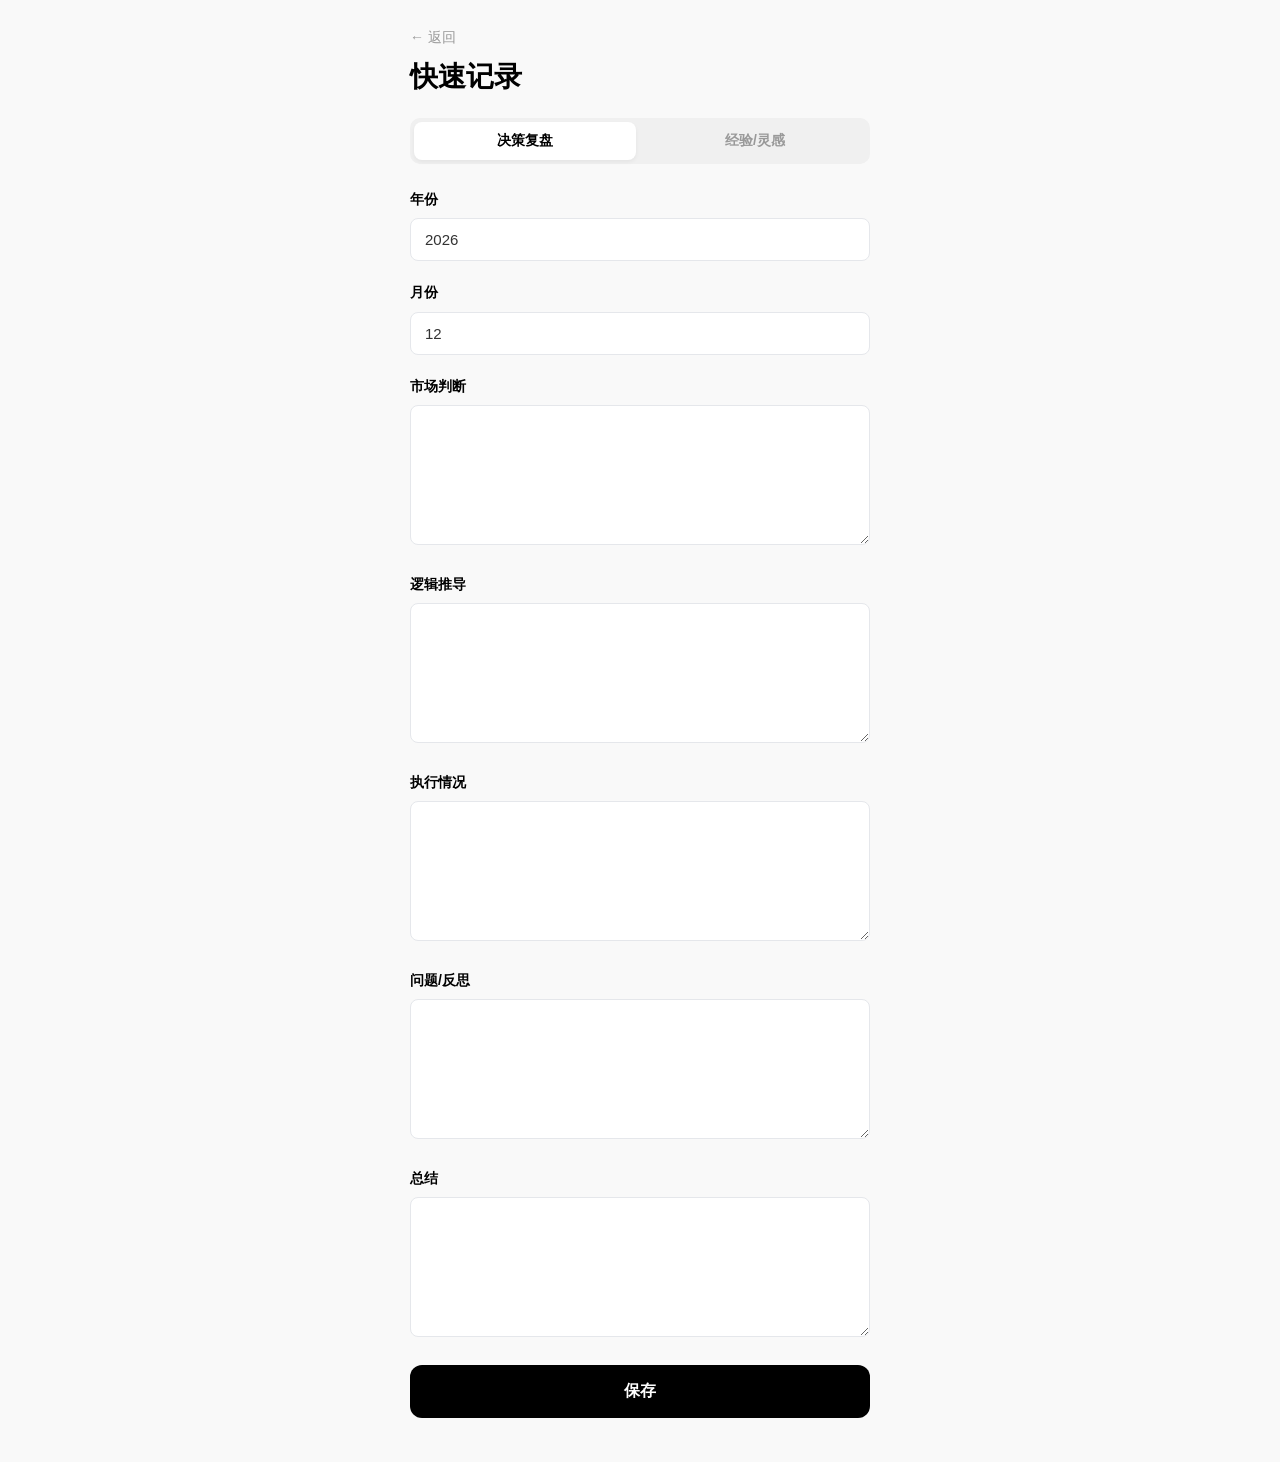
<file: quick-record.html>
<!DOCTYPE html>
<html lang="zh-CN">
<head>
    <meta charset="UTF-8">
    <meta name="viewport" content="width=device-width, initial-scale=1.0">
    <title>快速记录</title>
    <link rel="stylesheet" href="style.css">
</head>
<body>
    <div class="page-container">
        <!-- Back Button & Title -->
        <div class="page-header">
            <a href="index.html" class="back-link">← 返回</a>
            <h1 class="page-title">快速记录</h1>
        </div>

        <!-- Tab Control -->
        <div class="section-spacing">
            <div class="tab-control">
                <button class="tab-button tab-active" data-tab="decision">决策复盘</button>
                <button class="tab-button" data-tab="insight">经验/灵感</button>
            </div>
        </div>

        <!-- Decision Review Form -->
        <form id="decision-form" class="tab-content tab-active">
            <div class="form-section">
                <label class="form-label">年份</label>
                <input type="number" class="form-input" id="decision-year" placeholder="2026">
            </div>

            <div class="form-section">
                <label class="form-label">月份</label>
                <input type="number" class="form-input" id="decision-month" placeholder="1" min="1" max="12">
            </div>

            <div class="form-section">
                <label class="form-label">市场判断</label>
                <textarea class="form-textarea" id="decision-market"></textarea>
            </div>

            <div class="form-section">
                <label class="form-label">逻辑推导</label>
                <textarea class="form-textarea" id="decision-logic"></textarea>
            </div>

            <div class="form-section">
                <label class="form-label">执行情况</label>
                <textarea class="form-textarea" id="decision-execution"></textarea>
            </div>

            <div class="form-section">
                <label class="form-label">问题/反思</label>
                <textarea class="form-textarea" id="decision-problems"></textarea>
            </div>

            <div class="form-section">
                <label class="form-label">总结</label>
                <textarea class="form-textarea" id="decision-summary"></textarea>
            </div>

            <div class="form-section">
                <button type="button" class="btn-primary" onclick="saveDecisionReview()">保存</button>
            </div>
        </form>

        <!-- Insight Entry Form -->
        <form id="insight-form" class="tab-content">
            <div class="form-section">
                <label class="form-label">分类</label>
                <select class="form-input" id="insight-category">
                    <option value="">选择分类...</option>
                    <option value="仓库管理">仓库管理</option>
                    <option value="进货渠道">进货渠道</option>
                    <option value="出货渠道">出货渠道</option>
                    <option value="PDD">PDD</option>
                    <option value="淘宝店">淘宝店</option>
                    <option value="抖音">抖音</option>
                    <option value="得物">得物</option>
                </select>
            </div>

            <div class="form-section">
                <label class="form-label">标题（可选）</label>
                <input type="text" class="form-input" id="insight-title" placeholder="输入标题...">
            </div>

            <div class="form-section">
                <label class="form-label">内容</label>
                <textarea class="form-textarea" id="insight-content"></textarea>
            </div>

            <div class="form-section">
                <button type="button" class="btn-primary" onclick="saveInsightEntry()">保存</button>
            </div>
        </form>

        <!-- Success Message -->
        <div id="success-message" class="success-message" style="display: none;">保存成功</div>
    </div>

    <script src="script.js"></script>
    <script>
        // Initialize tab switching
        document.querySelectorAll('.tab-button').forEach(btn => {
            btn.addEventListener('click', function() {
                switchTab(this.dataset.tab);
            });
        });

        // Set default year and month to current
        document.getElementById('decision-year').value = new Date().getFullYear();
        document.getElementById('decision-month').value = new Date().getMonth() + 1;

        function switchTab(tabName) {
            // Hide all tabs
            document.querySelectorAll('.tab-content').forEach(el => {
                el.classList.remove('tab-active');
            });
            document.querySelectorAll('.tab-button').forEach(el => {
                el.classList.remove('tab-active');
            });

            // Show active tab
            if (tabName === 'decision') {
                document.getElementById('decision-form').classList.add('tab-active');
            } else if (tabName === 'insight') {
                document.getElementById('insight-form').classList.add('tab-active');
            }

            // Mark button as active
            event.target.classList.add('tab-active');
        }

        function showSuccessMessage() {
            const msg = document.getElementById('success-message');
            msg.style.display = 'block';
            setTimeout(() => {
                msg.style.display = 'none';
            }, 2000);
        }

        function saveDecisionReview() {
            const year = document.getElementById('decision-year').value;
            const month = document.getElementById('decision-month').value;
            const marketJudgment = document.getElementById('decision-market').value;
            const logicReasoning = document.getElementById('decision-logic').value;
            const executionStatus = document.getElementById('decision-execution').value;
            const problemsReflection = document.getElementById('decision-problems').value;
            const summary = document.getElementById('decision-summary').value;

            if (!year || !month) {
                alert('请填写年份和月份');
                return;
            }

            const entry = {
                id: `decision-${year}-${month}`,
                year: year,
                month: month,
                marketJudgment: marketJudgment,
                logicReasoning: logicReasoning,
                executionStatus: executionStatus,
                problemsReflection: problemsReflection,
                summary: summary,
                createdAt: new Date().toISOString()
            };

            let reviews = JSON.parse(localStorage.getItem('businessDecisionReviews')) || [];
            reviews = reviews.filter(r => r.id !== entry.id);
            reviews.push(entry);
            localStorage.setItem('businessDecisionReviews', JSON.stringify(reviews));

            showSuccessMessage();
        }

        function saveInsightEntry() {
            const category = document.getElementById('insight-category').value;
            const title = document.getElementById('insight-title').value;
            const content = document.getElementById('insight-content').value;

            if (!category) {
                alert('请选择分类');
                return;
            }

            if (!content) {
                alert('请填写内容');
                return;
            }

            const entry = {
                id: `insight-${Date.now()}`,
                title: title,
                content: content,
                createdAt: new Date().toISOString()
            };

            let insights = JSON.parse(localStorage.getItem('businessInsights')) || {};
            if (!insights[category]) {
                insights[category] = [];
            }
            insights[category].push(entry);
            localStorage.setItem('businessInsights', JSON.stringify(insights));

            // Clear form
            document.getElementById('insight-title').value = '';
            document.getElementById('insight-content').value = '';

            showSuccessMessage();
        }
    </script>
</body>
</html>
</file>
<file: style.css>
/* ========================================
   RESET & GLOBAL
   ======================================== */

* {
    margin: 0;
    padding: 0;
    box-sizing: border-box;
}

html, body {
    height: 100%;
    width: 100%;
}

body {
    font-family: "PingFang SC", "Microsoft YaHei", "Noto Sans SC", -apple-system, BlinkMacSystemFont, sans-serif;
    background-color: #f9f9f9;
    color: #333;
    line-height: 1.6;
}

a {
    color: inherit;
    text-decoration: none;
}

button {
    border: none;
    cursor: pointer;
    font-family: inherit;
}

input, select, textarea {
    font-family: inherit;
    border: none;
    border-radius: 8px;
}

/* ========================================
   LAYOUT
   ======================================== */

.page-container {
    max-width: 500px;
    margin: 0 auto;
    padding: 24px 20px;
    min-height: 100vh;
}

.page-header {
    margin-bottom: 24px;
}

.back-link {
    display: inline-block;
    font-size: 14px;
    color: #999;
    margin-bottom: 12px;
    cursor: pointer;
    transition: color 0.2s;
}

.back-link:hover {
    color: #666;
}

.page-title {
    font-size: 28px;
    font-weight: 700;
    color: #000;
    line-height: 1.2;
}

.section-spacing {
    margin-bottom: 24px;
}

.section-label {
    font-size: 14px;
    color: #666;
    font-weight: 600;
    margin-bottom: 12px;
}

/* ========================================
   BUTTONS
   ======================================== */

.btn-primary {
    width: 100%;
    padding: 16px 20px;
    background-color: #000;
    color: #fff;
    font-size: 16px;
    font-weight: 600;
    border-radius: 12px;
    transition: background-color 0.2s, opacity 0.2s;
}

.btn-primary:hover {
    opacity: 0.9;
}

.btn-primary:active {
    opacity: 0.7;
}

/* 导出/导入按钮样式 */
.btn-secondary {
    width: 100%;
    padding: 12px 20px;
    background-color: #f0f0f0;
    color: #333;
    font-size: 14px;
    font-weight: 600;
    border-radius: 12px;
    transition: background-color 0.2s;
    margin-bottom: 8px;
}

.btn-secondary:hover {
    background-color: #e5e5e5;
}

.btn-secondary:active {
    background-color: #d9d9d9;
}

/* ========================================
   CARDS
   ======================================== */

.card-clickable {
    display: flex;
    align-items: center;
    padding: 16px 16px;
    background-color: #fff;
    border: 1px solid #e5e7eb;
    border-radius: 12px;
    transition: background-color 0.2s, box-shadow 0.2s;
    cursor: pointer;
    gap: 12px;
}

.card-clickable:hover {
    background-color: #f9f9f9;
    box-shadow: 0 2px 8px rgba(0, 0, 0, 0.05);
}

.card-icon {
    font-size: 24px;
    flex-shrink: 0;
    width: 40px;
    display: flex;
    align-items: center;
    justify-content: center;
}

.card-content {
    flex: 1;
    display: flex;
    flex-direction: column;
    justify-content: center;
}

.card-label {
    font-size: 16px;
    font-weight: 600;
    color: #000;
}

.card-arrow {
    font-size: 20px;
    color: #ccc;
    flex-shrink: 0;
}

.card-saved-entry {
    padding: 16px;
    background-color: #fff;
    border: 1px solid #e5e7eb;
    border-radius: 12px;
    margin-bottom: 12px;
    transition: background-color 0.2s;
}

.card-saved-entry:hover {
    background-color: #f9f9f9;
}

/* ========================================
   FORMS
   ======================================== */

.form-section {
    margin-bottom: 20px;
}

.form-label {
    display: block;
    font-size: 14px;
    font-weight: 600;
    color: #000;
    margin-bottom: 8px;
}

.form-input,
.form-textarea {
    width: 100%;
    padding: 12px 14px;
    background-color: #fff;
    border: 1px solid #e5e7eb;
    border-radius: 8px;
    font-size: 15px;
    color: #333;
    transition: border-color 0.2s;
}

.form-input:focus,
.form-textarea:focus {
    outline: none;
    border-color: #000;
}

.form-textarea {
    min-height: 140px;
    resize: vertical;
    padding: 16px;
}

/* ========================================
   TABS
   ======================================== */

.tab-control {
    display: flex;
    gap: 8px;
    background-color: #f0f0f0;
    padding: 4px;
    border-radius: 10px;
    justify-content: center;
}

.tab-button {
    flex: 1;
    padding: 10px 16px;
    background-color: transparent;
    color: #999;
    font-size: 14px;
    font-weight: 600;
    border-radius: 8px;
    transition: all 0.2s;
    cursor: pointer;
}

.tab-button.tab-active {
    background-color: #fff;
    color: #000;
    box-shadow: 0 2px 4px rgba(0, 0, 0, 0.05);
}

/* ========================================
   TAB CONTENT
   ======================================== */

.tab-content {
    display: none;
}

.tab-content.tab-active {
    display: block;
}

/* ========================================
   MESSAGES
   ======================================== */

.success-message {
    position: fixed;
    bottom: 24px;
    left: 50%;
    transform: translateX(-50%);
    background-color: #000;
    color: #fff;
    padding: 14px 24px;
    border-radius: 8px;
    font-size: 14px;
    z-index: 1000;
    animation: slideUp 0.3s ease-out;
}

@keyframes slideUp {
    from {
        opacity: 0;
        transform: translateX(-50%) translateY(20px);
    }
    to {
        opacity: 1;
        transform: translateX(-50%) translateY(0);
    }
}

.empty-state {
    padding: 40px 20px;
    text-align: center;
    color: #999;
    font-size: 14px;
}

/* ========================================
   RESPONSIVE
   ======================================== */

@media (max-width: 480px) {
    .page-container {
        padding: 16px 16px;
    }

    .page-title {
        font-size: 24px;
    }

    .form-textarea {
        min-height: 120px;
    }
}
.loading-indicator {
    position: fixed;
    top: 0;
    left: 0;
    width: 100%;
    height: 100%;
    background-color: #f9f9f9;
    z-index: 9999;
}
</file>
